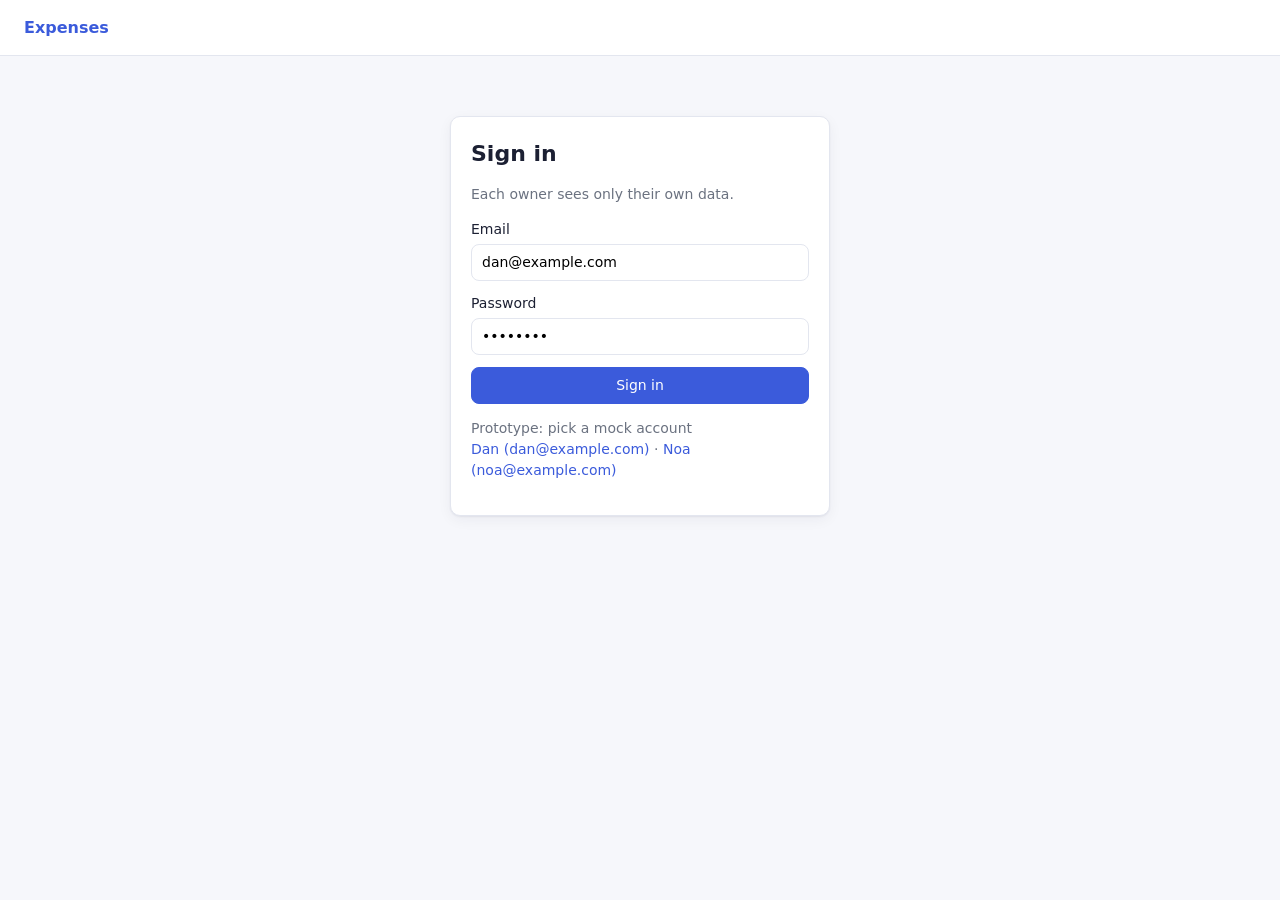
<file: prototypes/account/index.html>
<!doctype html>
<html lang="en">
<head>
<meta charset="utf-8">
<meta name="viewport" content="width=device-width, initial-scale=1">
<title>Expenses – Prototype</title>
<link rel="stylesheet" href="styles.css">
</head>
<body>
<header id="topbar"></header>
<main id="view"></main>
<div id="toast" class="toast" hidden></div>
<script src="data.js"></script>
<script src="app.js"></script>
</body>
</html>
</file>
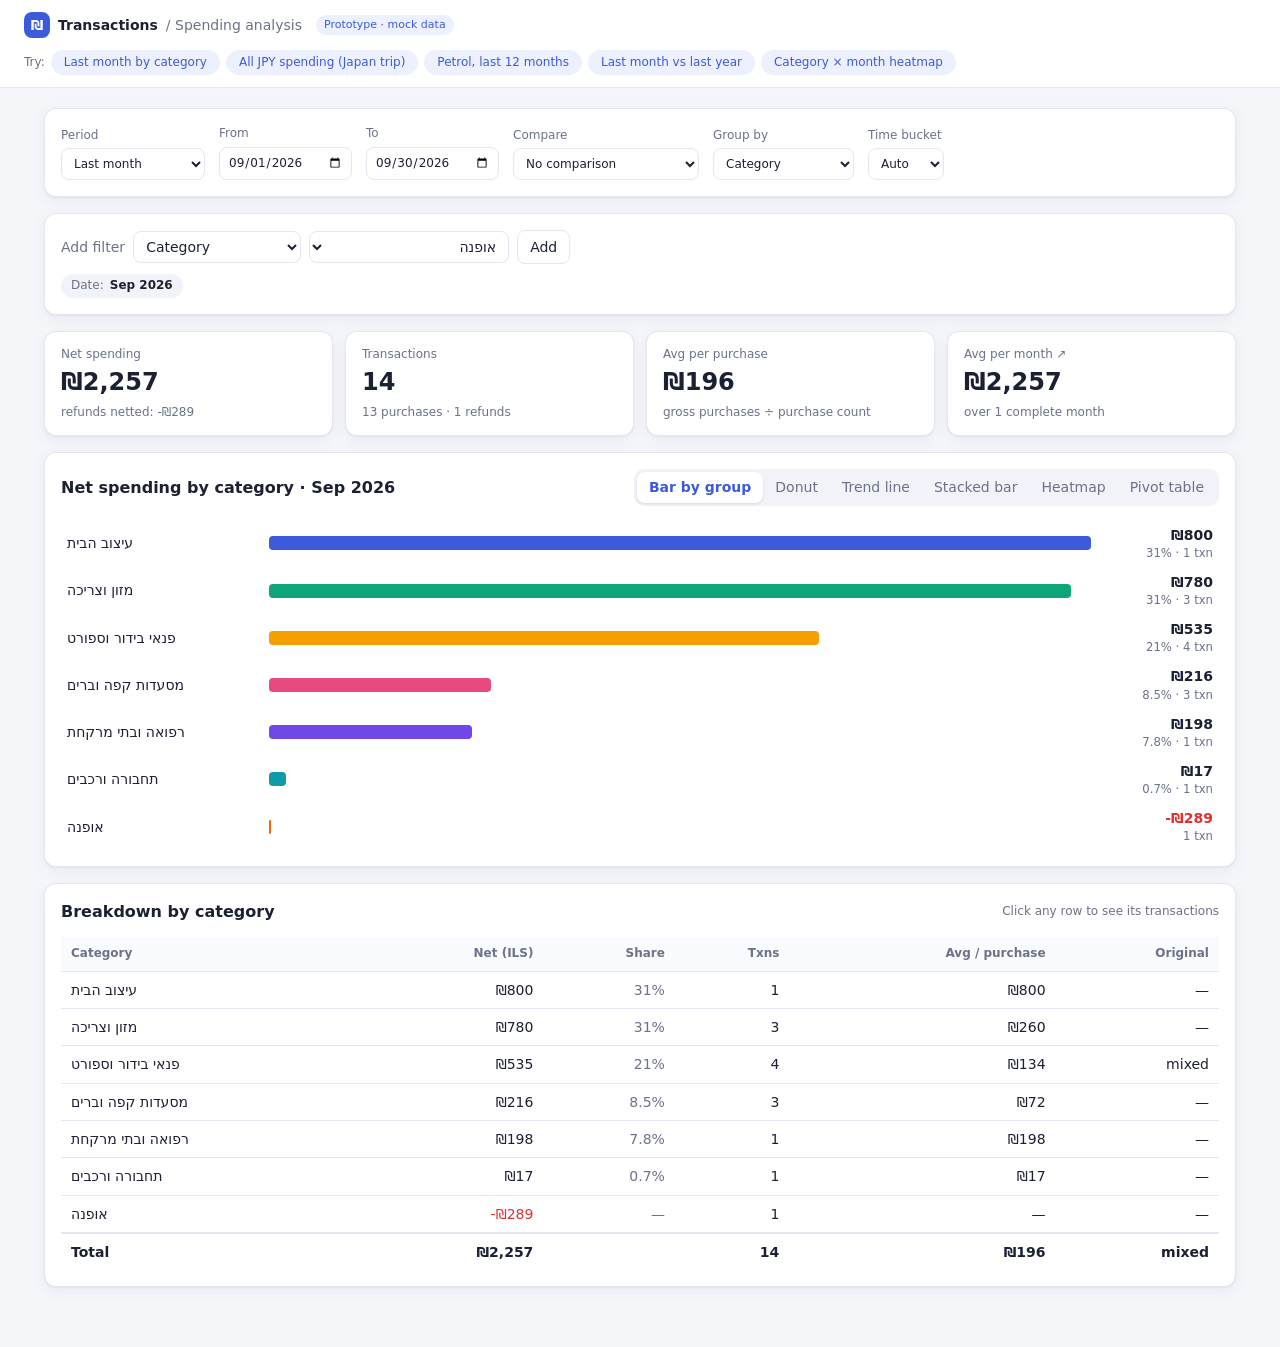
<file: prototypes/analysis/index.html>
<!DOCTYPE html>
<html lang="en">
<head>
<meta charset="utf-8">
<meta name="viewport" content="width=device-width, initial-scale=1">
<title>Spending Analysis · Prototype</title>
<link rel="stylesheet" href="styles.css">
</head>
<body>
<header class="topbar">
  <div class="brand"><span class="logo">₪</span> Transactions <span class="crumb">/ Spending analysis</span><span class="badge">Prototype · mock data</span></div>
  <div class="scenarios" id="scenarios"></div>
</header>

<main class="page">
  <section class="card controls">
    <label>Period
      <select id="preset"></select>
    </label>
    <label>From <input type="date" id="from"></label>
    <label>To <input type="date" id="to"></label>
    <label>Compare
      <select id="compare">
        <option value="none">No comparison</option>
        <option value="prev">vs previous period</option>
        <option value="yoy">vs same period last year</option>
      </select>
    </label>
    <label>Group by <select id="groupBy"></select></label>
    <label>Time bucket <select id="gran">
      <option value="auto">Auto</option><option value="day">Day</option><option value="week">Week</option>
      <option value="month">Month</option><option value="year">Year</option></select>
    </label>
  </section>

  <section class="card filters">
    <div class="filter-add">
      <span class="muted">Add filter</span>
      <select id="f-field"></select>
      <span id="f-input"></span>
      <button class="btn" id="f-add">Add</button>
    </div>
    <div class="chips" id="chips"></div>
  </section>

  <section class="stats" id="stats"></section>

  <section class="card">
    <div class="card-head">
      <h2 id="chart-title">Spending</h2>
      <label class="toggle" id="avg-toggle"><input type="checkbox" id="showAvg" checked> Show average</label>
      <div class="tabs" id="views"></div>
    </div>
    <div id="chart" class="chart"></div>
  </section>

  <section class="card">
    <div class="card-head"><h2 id="table-title">Breakdown</h2><span class="muted small">Click any row to see its transactions</span></div>
    <div class="table-wrap" id="table"></div>
  </section>
</main>

<div class="overlay" id="overlay" hidden></div>
<aside class="drawer" id="drawer" hidden></aside>

<script src="data.js" charset="utf-8"></script>
<script src="app.js" charset="utf-8"></script>
</body>
</html>
</file>
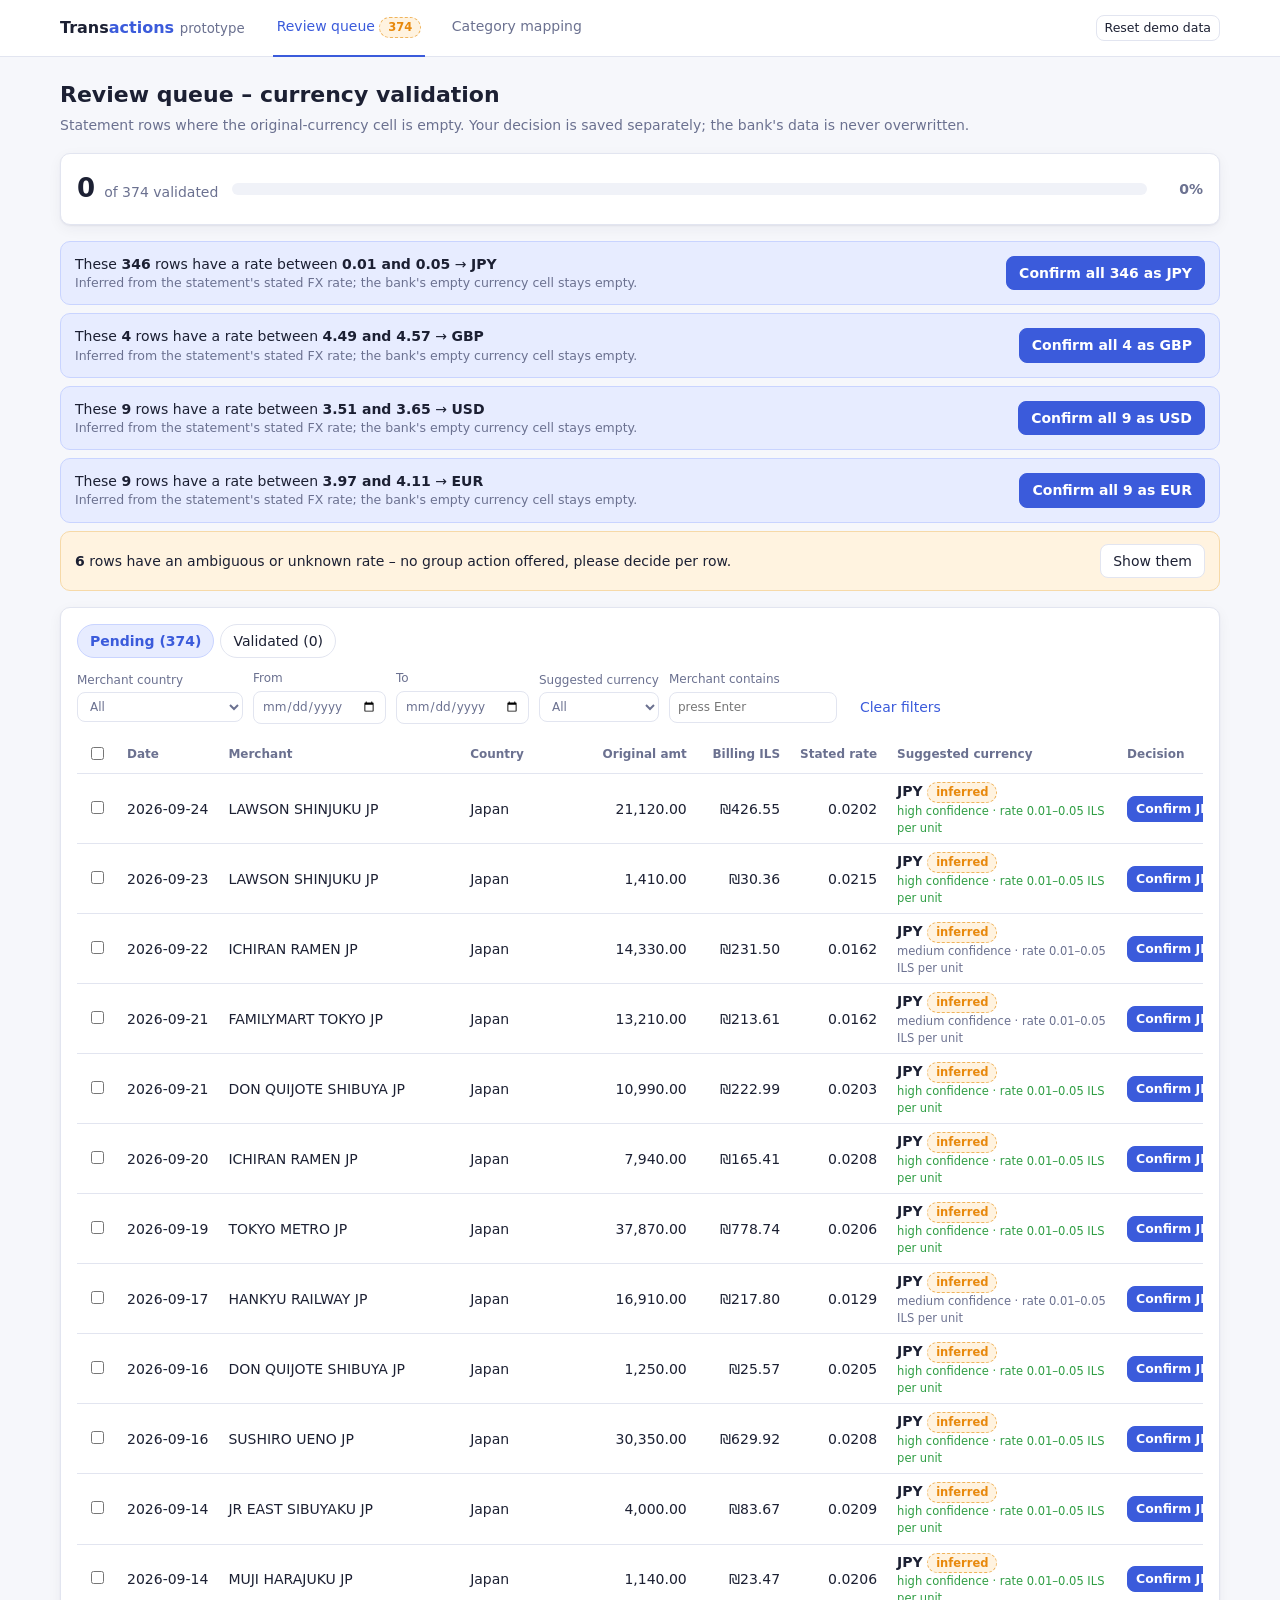
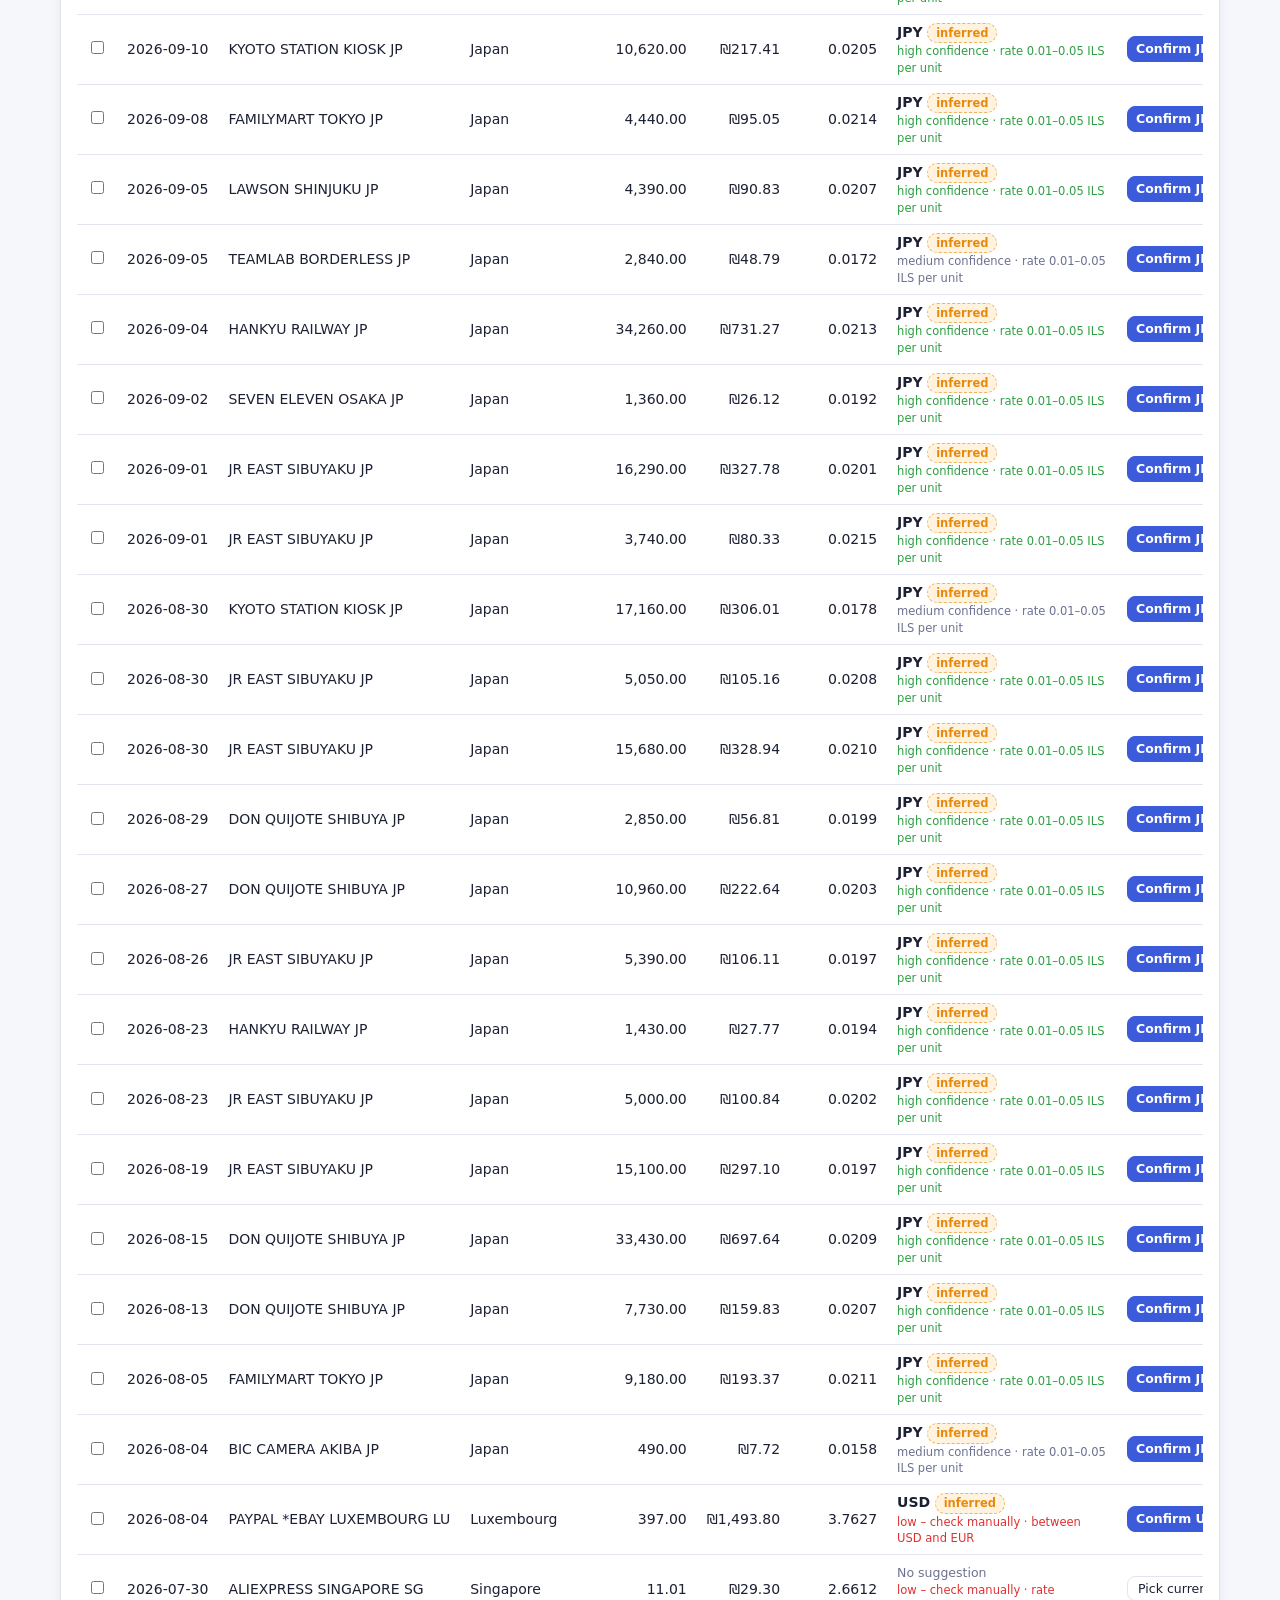
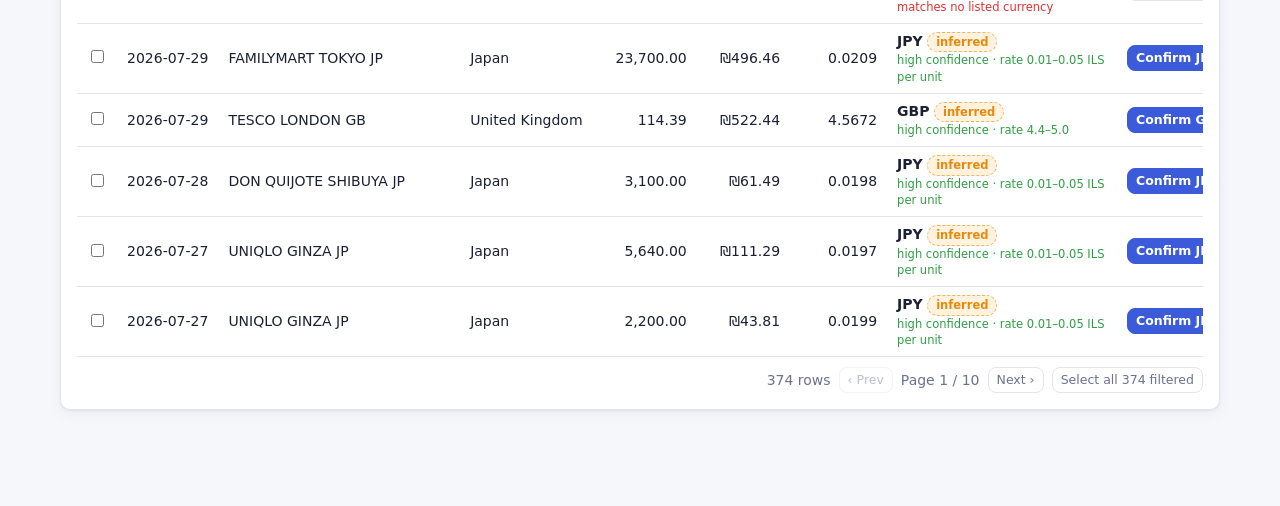
<file: prototypes/review/index.html>
<!doctype html>
<html lang="en">
<head>
<meta charset="utf-8">
<meta name="viewport" content="width=device-width, initial-scale=1">
<title>Transactions – Review &amp; Categories (prototype)</title>
<link rel="stylesheet" href="styles.css">
</head>
<body>
<header class="top">
  <div class="top-inner">
    <div class="brand">Trans<span>actions</span> <small style="color:var(--muted);font-weight:500">prototype</small></div>
    <nav>
      <a href="#/review" id="nav-review">Review queue <span class="badge inferred" id="nav-count"></span></a>
      <a href="#/categories" id="nav-categories">Category mapping</a>
    </nav>
    <div class="spacer"></div>
    <button class="sm" id="reset-demo" title="Clear all saved decisions in this browser">Reset demo data</button>
  </div>
</header>
<main id="app"></main>
<div id="toast-host"></div>
<script src="data.js"></script>
<script src="app.js"></script>
</body>
</html>
</file>
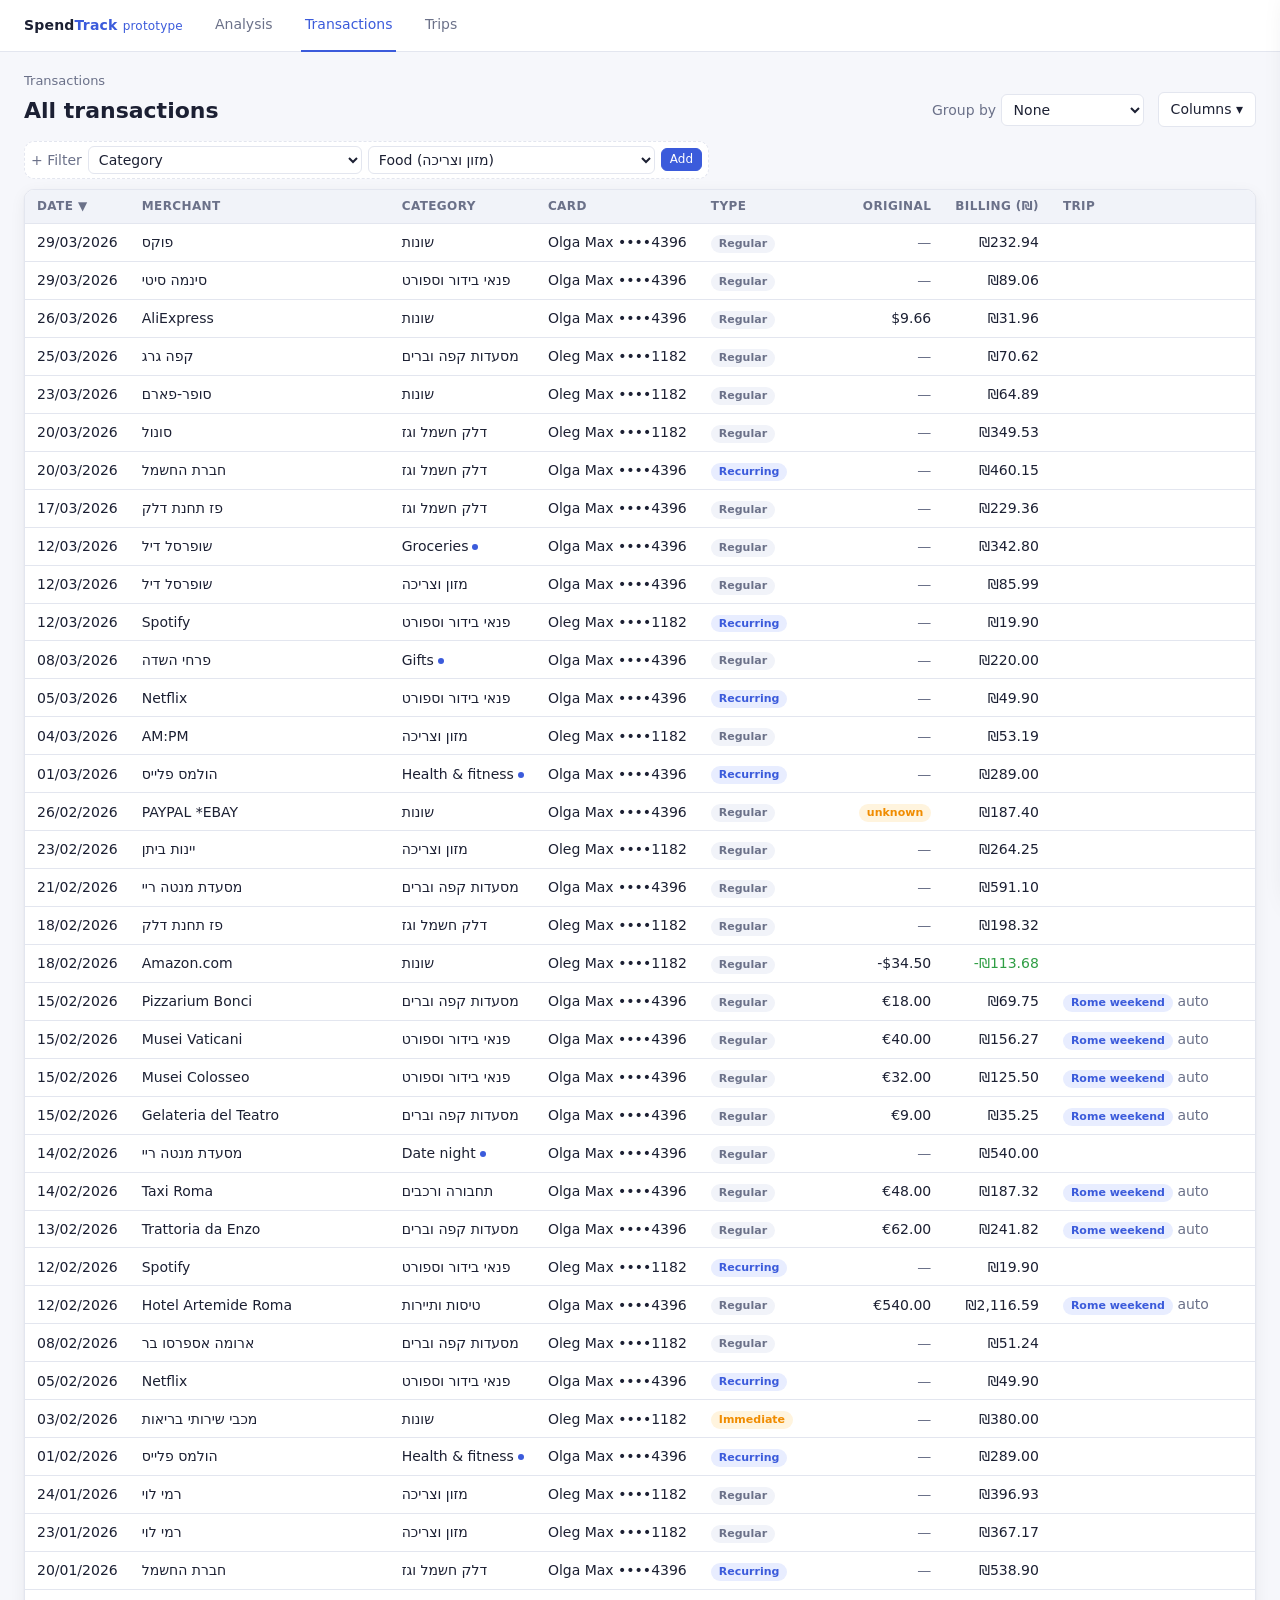
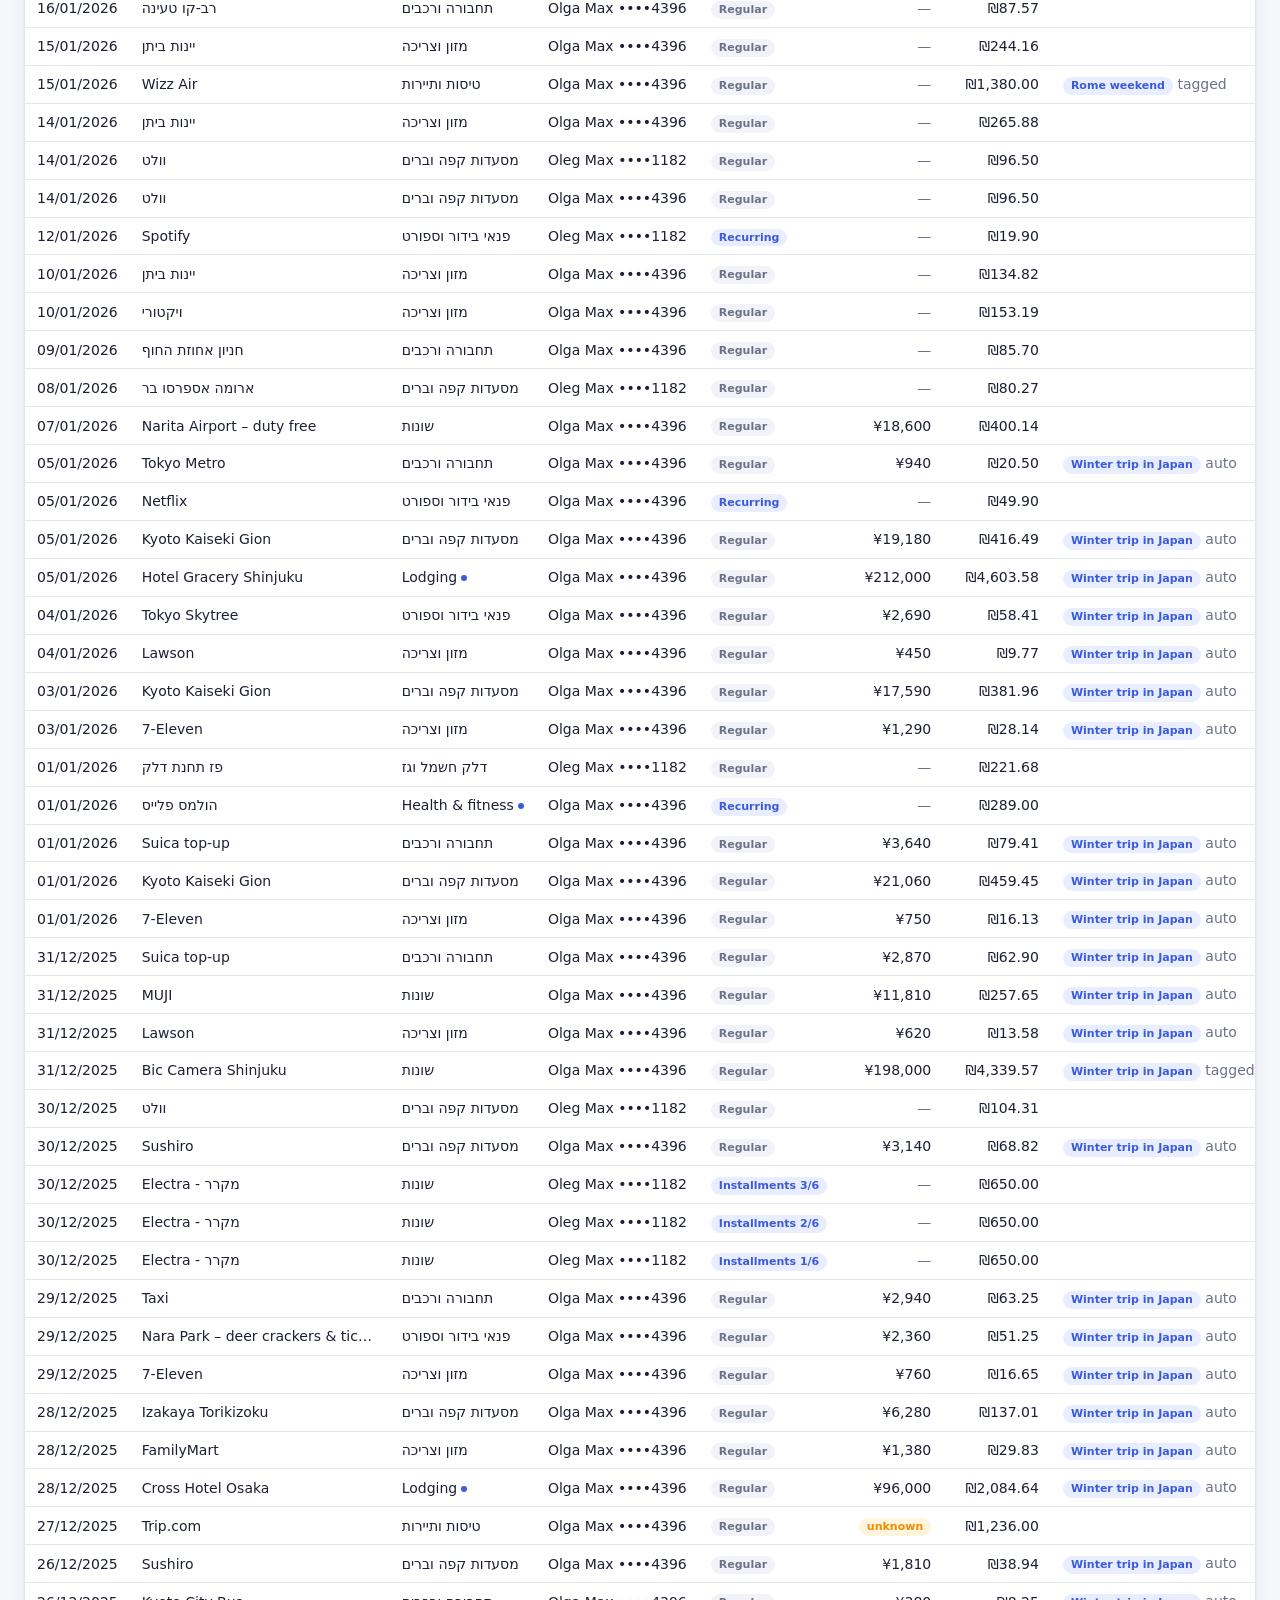
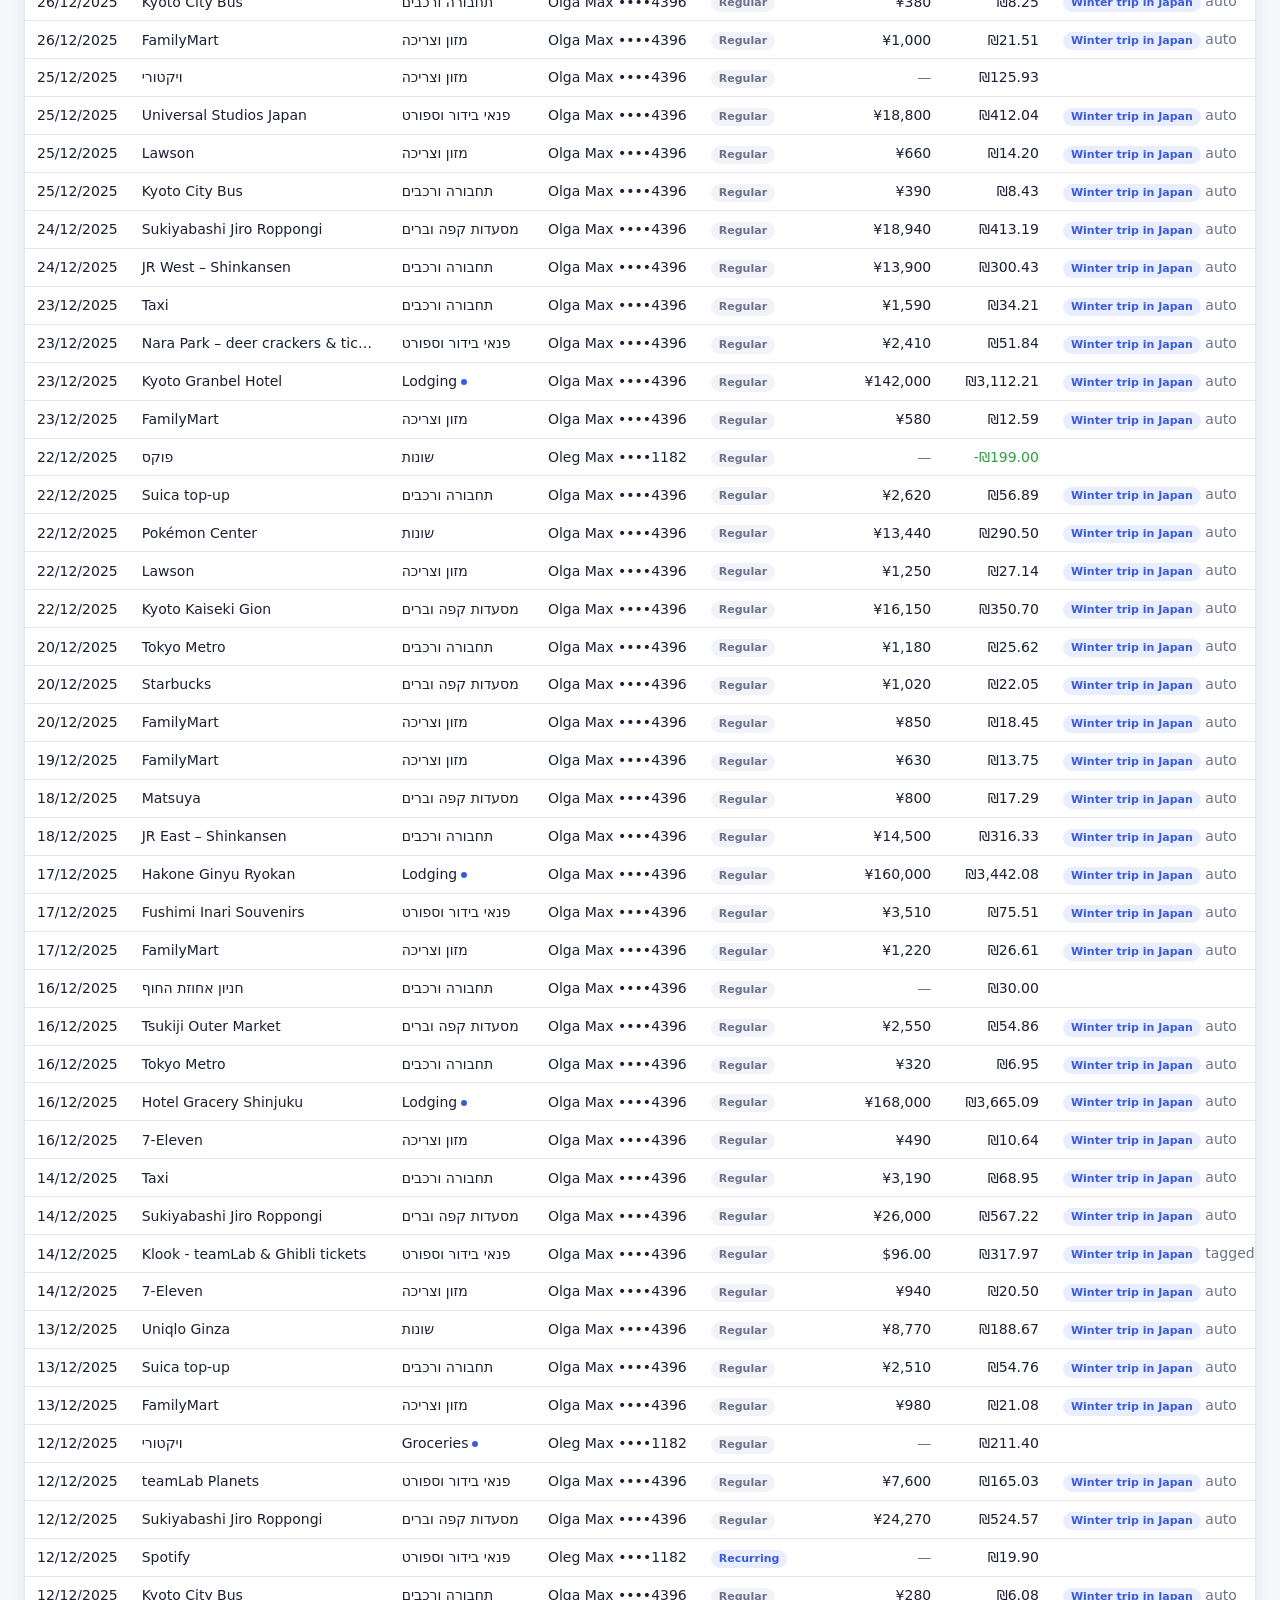
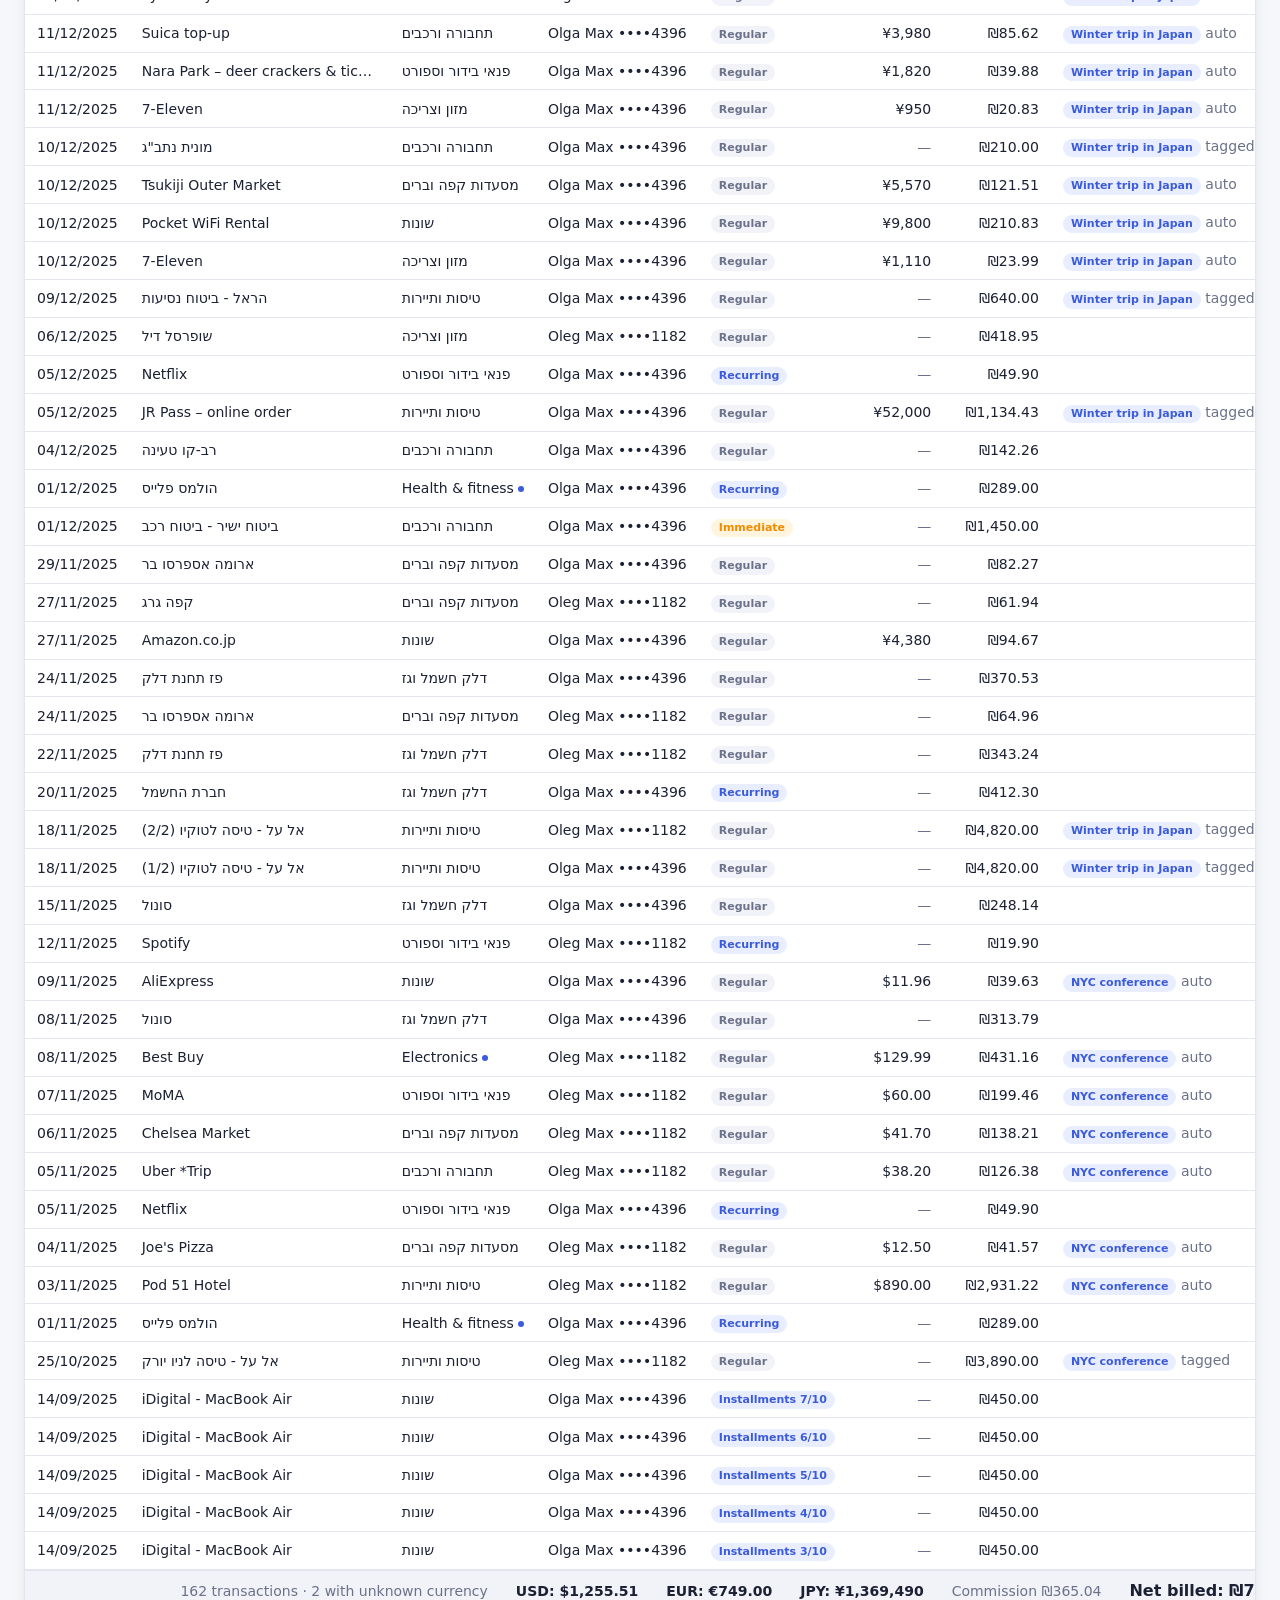
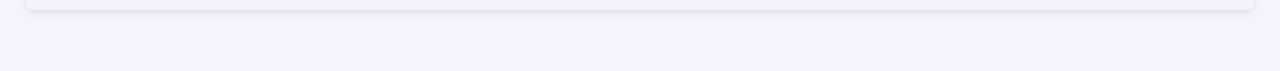
<file: prototypes/transactions/index.html>
<!DOCTYPE html>
<html lang="en">
<head>
  <meta charset="utf-8">
  <meta name="viewport" content="width=device-width, initial-scale=1">
  <title>Transactions – prototype</title>
  <link rel="stylesheet" href="styles.css">
</head>
<body>
  <div class="topbar">
    <div class="brand">Spend<span>Track</span> <span class="muted" style="font-weight:400;font-size:12px">prototype</span></div>
    <nav class="nav" id="nav">
      <a href="#/analysis" data-nav="analysis">Analysis</a>
      <a href="#/transactions" data-nav="transactions">Transactions</a>
      <a href="#/trips" data-nav="trips">Trips</a>
    </nav>
  </div>
  <main id="view"></main>
  <div class="backdrop" id="backdrop" data-act="closePanel"></div>
  <div class="toast" id="toast" hidden></div>
  <aside class="panel" id="panel" aria-label="Transaction details"></aside>
  <script src="data.js"></script>
  <script src="app.js"></script>
</body>
</html>
</file>
<file: prototypes/account/styles.css>
:root{
  --bg:#f6f7fb; --surface:#fff; --text:#1c2033; --muted:#6b7280; --border:#e3e6ef;
  --primary:#3b5bdb; --primary-soft:#e7ecff; --danger:#e03131; --danger-soft:#ffe9e9;
  --success:#2f9e44; --success-soft:#e6f6ea; --warn:#e67700; --warn-soft:#fff3dc;
 
  --radius:10px; --shadow:0 1px 2px rgba(20,25,50,.06),0 4px 14px rgba(20,25,50,.05);
  --font:system-ui,-apple-system,"Segoe UI",Roboto,sans-serif;
}
*{box-sizing:border-box}
body{margin:0;background:var(--bg);color:var(--text);font:14px/1.5 var(--font)}
h1{font-size:22px;margin:0 0 4px} h2{font-size:16px;margin:0 0 12px} h3{font-size:14px;margin:0 0 8px}
a{color:var(--primary);text-decoration:none} a:hover{text-decoration:underline}
.muted{color:var(--muted)} .mono{font-family:ui-monospace,Consolas,monospace}
#topbar{display:flex;align-items:center;gap:20px;padding:0 24px;height:56px;background:var(--surface);border-bottom:1px solid var(--border);position:sticky;top:0;z-index:5}
.brand{font-weight:700;font-size:16px;color:var(--primary)}
nav{display:flex;gap:4px;flex:1}
nav a{padding:6px 12px;border-radius:8px;color:var(--text)}
nav a.active{background:var(--primary-soft);color:var(--primary);font-weight:600}
nav a:hover{text-decoration:none;background:var(--bg)}
.usermenu{display:flex;align-items:center;gap:8px}
.avatar{width:30px;height:30px;border-radius:50%;background:var(--primary);color:#fff;display:grid;place-items:center;font-weight:600}
main{max-width:1000px;margin:24px auto;padding:0 20px 60px}
.card{background:var(--surface);border:1px solid var(--border);border-radius:var(--radius);box-shadow:var(--shadow);padding:20px;margin-bottom:18px}
.row{display:flex;gap:12px;align-items:center;flex-wrap:wrap} .spread{justify-content:space-between}
.grid{display:grid;gap:14px} .g2{grid-template-columns:1fr 1fr} .g5{grid-template-columns:repeat(5,1fr)}
@media(max-width:760px){.g2,.g5{grid-template-columns:1fr 1fr}}
button,.btn{font:inherit;border-radius:8px;border:1px solid var(--border);background:var(--surface);padding:7px 14px;cursor:pointer;color:var(--text)}
button:hover{background:var(--bg)}
button.primary,.btn.primary{background:var(--primary);border-color:var(--primary);color:#fff}
.btn{display:inline-block}.btn:hover{text-decoration:none} button.primary:hover{filter:brightness(1.1)}
button.danger{color:var(--danger);border-color:#f3c0c0} button.danger:hover{background:var(--danger-soft)}
button:disabled{opacity:.5;cursor:not-allowed}
input[type=text],input[type=email],input[type=password],select{font:inherit;padding:7px 10px;border:1px solid var(--border);border-radius:8px;background:var(--surface);min-width:0}
input:focus,select:focus{outline:2px solid var(--primary-soft);border-color:var(--primary)}
input:disabled{background:var(--bg);color:var(--muted)}
label.f{display:block;margin-bottom:12px;font-weight:500} label.f>input,label.f>select{display:block;width:100%;margin-top:4px}
table{width:100%;border-collapse:collapse}
th,td{text-align:left;padding:9px 10px;border-bottom:1px solid var(--border)}
th{font-size:12px;text-transform:uppercase;letter-spacing:.04em;color:var(--muted);font-weight:600}
.badge{display:inline-block;padding:2px 9px;border-radius:99px;font-size:12px;font-weight:600;background:var(--bg);color:var(--muted)}
.b-success{background:var(--success-soft);color:var(--success)} .b-warn{background:var(--warn-soft);color:var(--warn)}
.b-danger{background:var(--danger-soft);color:var(--danger)} .b-primary{background:var(--primary-soft);color:var(--primary)}
.steps{display:flex;gap:8px;margin-bottom:18px;flex-wrap:wrap}
.step{flex:1;min-width:130px;padding:10px 12px;border-radius:var(--radius);background:var(--surface);border:1px solid var(--border);color:var(--muted)}
.step.cur{border-color:var(--primary);color:var(--primary);background:var(--primary-soft);font-weight:600}
.step.done{color:var(--success)}
.drop{border:2px dashed var(--border);border-radius:var(--radius);padding:40px;text-align:center;background:var(--bg);color:var(--muted)}
.drop.over{border-color:var(--primary);background:var(--primary-soft)}
.stat{padding:14px;border-radius:var(--radius);background:var(--bg);text-align:center}
.stat b{display:block;font-size:24px}
.stat.warn b{color:var(--warn)} .stat.ok b{color:var(--success)}
.notice{padding:10px 14px;border-radius:8px;margin-bottom:12px;background:var(--primary-soft);color:var(--primary)}
.notice.warn{background:var(--warn-soft);color:var(--warn)} .notice.err{background:var(--danger-soft);color:var(--danger)} .notice.ok{background:var(--success-soft);color:var(--success)}
.choice{display:block;padding:12px;border:1px solid var(--border);border-radius:8px;margin-bottom:8px;cursor:pointer}
.choice:has(input:checked){border-color:var(--primary);background:var(--primary-soft)}
.cardtile{border:1px solid var(--border);border-radius:var(--radius);padding:16px;background:var(--surface)}
.last4{font-family:ui-monospace,Consolas,monospace;font-size:18px;letter-spacing:.08em}
.login{max-width:380px;margin:60px auto}
.toast{position:fixed;bottom:20px;left:50%;transform:translateX(-50%);background:var(--text);color:#fff;padding:10px 18px;border-radius:8px;z-index:9}
.sim{background:var(--warn-soft);border:1px dashed var(--warn);border-radius:8px;padding:8px 12px;margin-bottom:16px}
</file>
<file: prototypes/analysis/styles.css>
:root {
  --bg: #f5f6fa;
  --surface: #ffffff;
  --text: #1c2033;
  --muted: #6b7289;
  --border: #e4e7f0;
  --primary: #3b5bdb;
  --primary-soft: #edf0ff;
  --danger: #e03131;
  --danger-soft: #fff0f0;
  --success: #2f9e44;
  --success-soft: #ebfbee;
  --radius: 12px;
  --shadow: 0 1px 2px rgba(20, 30, 80, .06), 0 4px 16px rgba(20, 30, 80, .05);
  --font: "Segoe UI", system-ui, -apple-system, Roboto, Arial, sans-serif;
}
* { box-sizing: border-box; }
[hidden] { display: none !important; }
body { margin: 0; background: var(--bg); color: var(--text); font: 14px/1.45 var(--font); }
h2 { margin: 0; font-size: 16px; }
.muted { color: var(--muted); }
.small { font-size: 12px; }
[dir="auto"] { unicode-bidi: plaintext; }
.num { font-variant-numeric: tabular-nums; text-align: right; white-space: nowrap; }

.topbar { display: flex; flex-wrap: wrap; gap: 12px; align-items: center; justify-content: space-between; padding: 12px 24px; background: var(--surface); border-bottom: 1px solid var(--border); position: sticky; top: 0; z-index: 5; }
.brand { font-weight: 600; display: flex; align-items: center; gap: 8px; }
.brand .crumb { color: var(--muted); font-weight: 400; }
.logo { display: inline-grid; place-items: center; width: 26px; height: 26px; border-radius: 8px; background: var(--primary); color: #fff; }
.badge { font-size: 11px; font-weight: 500; background: var(--primary-soft); color: var(--primary); padding: 2px 8px; border-radius: 99px; margin-left: 6px; }
.scenarios { display: flex; gap: 6px; flex-wrap: wrap; align-items: center; }
.scenarios::before { content: "Try:"; color: var(--muted); font-size: 12px; }

.page > * { min-width: 0; }
.page { max-width: 1240px; margin: 0 auto; padding: 20px 24px 60px; display: grid; gap: 16px; }
.card { background: var(--surface); border: 1px solid var(--border); border-radius: var(--radius); box-shadow: var(--shadow); padding: 16px; }
.card-head { display: flex; flex-wrap: wrap; gap: 12px; justify-content: space-between; align-items: center; margin-bottom: 14px; }

.controls { display: flex; flex-wrap: wrap; gap: 14px; align-items: flex-end; }
.controls label { display: grid; gap: 4px; font-size: 12px; color: var(--muted); }
select, input[type=date], input[type=text], input[type=number] { font: inherit; color: var(--text); background: var(--surface); border: 1px solid var(--border); border-radius: 8px; padding: 6px 8px; min-height: 32px; }
select:focus, input:focus, button:focus-visible { outline: 2px solid var(--primary); outline-offset: 1px; }
input[type=number] { width: 100px; }

.btn { font: inherit; border: 1px solid var(--border); background: var(--surface); color: var(--text); border-radius: 8px; padding: 6px 12px; cursor: pointer; }
.btn:hover { border-color: var(--primary); color: var(--primary); }
.btn.primary { background: var(--primary); border-color: var(--primary); color: #fff; }
.btn.primary:hover { filter: brightness(1.08); color: #fff; }
.btn.pill { border-radius: 99px; padding: 3px 12px; font-size: 12px; background: var(--primary-soft); border-color: transparent; color: var(--primary); }

.filters { display: grid; gap: 10px; }
.filter-add { display: flex; flex-wrap: wrap; gap: 8px; align-items: center; }
#f-input { display: inline-flex; gap: 6px; }
#f-input select { min-width: 200px; max-width: 100%; }
.chips { display: flex; flex-wrap: wrap; gap: 6px; }
.chip { display: inline-flex; align-items: center; gap: 6px; background: var(--primary-soft); color: var(--primary); border-radius: 99px; padding: 3px 4px 3px 10px; font-size: 12px; }
.chip b { font-weight: 600; color: var(--text); }
.chip button { border: 0; background: rgba(59, 91, 219, .15); color: var(--primary); width: 18px; height: 18px; border-radius: 50%; cursor: pointer; line-height: 1; padding: 0; }
.chip button:hover { background: var(--primary); color: #fff; }
.chip.static { padding-right: 10px; background: #f1f3f9; color: var(--muted); }

.stats { display: grid; grid-template-columns: repeat(auto-fit, minmax(190px, 1fr)); gap: 12px; }
.stat { background: var(--surface); border: 1px solid var(--border); border-radius: var(--radius); box-shadow: var(--shadow); padding: 14px 16px; }
.stat .label { color: var(--muted); font-size: 12px; }
.stat .value { font-size: 24px; font-weight: 650; margin: 2px 0 4px; font-variant-numeric: tabular-nums; }
.stat .sub { font-size: 12px; color: var(--muted); }
.delta { display: inline-block; font-size: 12px; font-weight: 600; border-radius: 6px; padding: 1px 6px; }
.delta.up { color: var(--danger); background: var(--danger-soft); }
.delta.down { color: var(--success); background: var(--success-soft); }
.delta.flat { color: var(--muted); background: #f1f3f9; }
.cmpnote { grid-column: 1 / -1; font-size: 12px; color: var(--muted); }

.tabs { display: inline-flex; background: #f1f3f9; border-radius: 10px; padding: 3px; flex-wrap: wrap; }
.tabs button { border: 0; background: transparent; font: inherit; padding: 5px 12px; border-radius: 8px; cursor: pointer; color: var(--muted); }
.tabs button.active { background: var(--surface); color: var(--primary); font-weight: 600; box-shadow: 0 1px 3px rgba(0, 0, 0, .1); }

.chart { min-height: 220px; }
.card-head .toggle { margin-left: auto; display: inline-flex; gap: 6px; align-items: center; color: var(--muted); cursor: pointer; font-size: 13px; }
.stat.clickable { cursor: pointer; transition: border-color .15s, box-shadow .15s; }
.stat.clickable:hover { border-color: #e8590c; box-shadow: 0 0 0 3px rgba(232, 89, 12, .12); }
.stat.clickable .label::after { content: " ↗"; }
svg.plot text.halo { paint-order: stroke; stroke: #fff; stroke-width: 3px; stroke-linejoin: round; }
.avg-flash line { animation: pulse .5s ease-in-out 3; }
@keyframes pulse { 50% { stroke-width: 5; } }
.bar-track { position: relative; }
.avg-mark { position: absolute; top: -4px; bottom: -4px; border-left: 2px dashed #e8590c; z-index: 1; pointer-events: none; }
.avg-mark.avg-flash { animation: blink .5s ease-in-out 3; }
@keyframes blink { 50% { opacity: .2; } }
.empty { padding: 40px; text-align: center; color: var(--muted); }
[data-d] { cursor: pointer; }

/* bar view */
.bar-row { display: grid; grid-template-columns: 190px 1fr 110px; gap: 12px; align-items: center; padding: 5px 6px; border-radius: 8px; }
.bar-row:hover, tr[data-d]:hover td, .legend-item:hover { background: var(--primary-soft); }
.bar-label { overflow: hidden; text-overflow: ellipsis; white-space: nowrap; }
.bar-track { display: grid; gap: 2px; }
.bar-fill { height: 14px; border-radius: 4px; min-width: 2px; }
.bar-ghost { height: 5px; border-radius: 3px; background: #c5cbe0; }
.bar-val { text-align: right; font-variant-numeric: tabular-nums; font-weight: 600; }
.bar-val small { display: block; font-weight: 400; color: var(--muted); }
.neg { color: var(--danger); }

/* donut / svg */
.donut-wrap { display: flex; flex-wrap: wrap; gap: 24px; align-items: center; justify-content: center; }
.donut-wrap svg { width: 280px; height: 280px; }
.donut-wrap path { stroke: #fff; stroke-width: 1.5; transition: opacity .15s; }
.donut-wrap path:hover { opacity: .8; }
.legend { display: grid; gap: 2px; min-width: 260px; }
.legend-item { display: grid; grid-template-columns: 12px 1fr auto auto; gap: 10px; align-items: center; padding: 4px 8px; border-radius: 8px; }
.legend-item .dot, .legend-inline .dot { width: 10px; height: 10px; border-radius: 3px; display: inline-block; }
.legend-inline { display: flex; flex-wrap: wrap; gap: 4px 14px; margin-top: 10px; }
.legend-inline span { display: inline-flex; align-items: center; gap: 6px; padding: 2px 6px; border-radius: 6px; }
.legend-inline span:hover { background: var(--primary-soft); }
svg.plot { width: 100%; height: auto; display: block; }
svg.plot text { font: 10px var(--font); fill: var(--muted); }
svg.plot .grid { stroke: var(--border); }
svg.plot .seg:hover { opacity: .75; }
svg.plot .pt:hover { r: 7; }
.plot-key { display: flex; gap: 16px; font-size: 12px; color: var(--muted); margin-bottom: 6px; }
.plot-key i { display: inline-block; width: 18px; height: 3px; vertical-align: middle; margin-right: 6px; border-radius: 2px; }

/* tables / heatmap */
.table-wrap { overflow-x: auto; }
table { border-collapse: collapse; width: 100%; }
th, td { padding: 8px 10px; border-bottom: 1px solid var(--border); text-align: left; white-space: nowrap; }
th { font-size: 12px; font-weight: 600; color: var(--muted); background: #fafbfe; position: sticky; top: 0; }
th.num, td.num { text-align: right; }
tr[data-d] td:first-child { font-weight: 500; }
tfoot td { font-weight: 650; border-top: 2px solid var(--border); border-bottom: 0; }
table.heat td.cell { text-align: center; padding: 8px 6px; min-width: 64px; font-size: 12px; font-variant-numeric: tabular-nums; border: 2px solid var(--surface); border-radius: 6px; }
table.heat td.cell:hover { outline: 2px solid var(--primary); }
table.heat th[data-d]:hover, table.pivot th[data-d]:hover { color: var(--primary); }
table.pivot td[data-d]:hover { background: var(--primary-soft); }
td.rowhead { max-width: 220px; overflow: hidden; text-overflow: ellipsis; }

/* drawer */
.overlay { position: fixed; inset: 0; background: rgba(20, 25, 50, .35); z-index: 20; }
.drawer { position: fixed; top: 0; right: 0; bottom: 0; width: min(640px, 100vw); background: var(--surface); z-index: 21; box-shadow: -8px 0 32px rgba(20, 25, 50, .2); display: flex; flex-direction: column; animation: slide .18s ease-out; }
@keyframes slide { from { transform: translateX(40px); opacity: 0; } to { transform: none; opacity: 1; } }
.drawer-head { padding: 16px 20px; border-bottom: 1px solid var(--border); display: grid; gap: 8px; }
.drawer-head .row { display: flex; justify-content: space-between; align-items: center; gap: 12px; }
.drawer-body { overflow: auto; padding: 0 20px 20px; flex: 1; }
.drawer-sum { display: flex; gap: 20px; flex-wrap: wrap; font-size: 12px; color: var(--muted); }
.drawer-sum b { display: block; font-size: 16px; color: var(--text); }
.icon-btn { border: 0; background: #f1f3f9; width: 30px; height: 30px; border-radius: 8px; cursor: pointer; font-size: 16px; }
.icon-btn:hover { background: var(--primary-soft); color: var(--primary); }
.tx-row { cursor: pointer; }
.tx-row:hover td { background: var(--primary-soft); }
.tag { display: inline-block; font-size: 11px; padding: 1px 8px; border-radius: 99px; background: #f1f3f9; color: var(--muted); }
.tag.custom { background: var(--primary-soft); color: var(--primary); }
.detail { padding-top: 16px; display: grid; gap: 4px; }
.detail .amount { font-size: 30px; font-weight: 650; }
.detail dl { display: grid; grid-template-columns: 150px 1fr; gap: 8px 12px; margin: 14px 0; }
.detail dt { color: var(--muted); }
.detail dd { margin: 0; }
</file>
<file: prototypes/review/styles.css>
:root {
  --bg: #f6f7fb;
  --surface: #ffffff;
  --surface-2: #f0f2f8;
  --text: #1c2033;
  --muted: #6b7190;
  --border: #e2e5f0;
  --primary: #3b5bdb;
  --primary-soft: #e7ecff;
  --success: #2f9e44;
  --success-soft: #e6f6ea;
  --warning: #e8890c;
  --warning-soft: #fff3e0;
  --danger: #e03131;
  --danger-soft: #fdeaea;
  --radius: 10px;
  --shadow: 0 1px 2px rgba(20, 25, 60, .06), 0 4px 14px rgba(20, 25, 60, .05);
  --font: "Segoe UI", system-ui, -apple-system, Roboto, Arial, sans-serif;
}
* { box-sizing: border-box; }
body { margin: 0; background: var(--bg); color: var(--text); font: 14px/1.45 var(--font); }
header.top { background: var(--surface); border-bottom: 1px solid var(--border); position: sticky; top: 0; z-index: 10; }
.top-inner { max-width: 1200px; margin: 0 auto; padding: 0 20px; display: flex; align-items: center; gap: 28px; height: 56px; }
.brand { font-weight: 700; font-size: 16px; }
.brand span { color: var(--primary); }
nav a { color: var(--muted); text-decoration: none; padding: 17px 4px; margin-right: 18px; display: inline-block; border-bottom: 2px solid transparent; font-weight: 500; }
nav a.active { color: var(--primary); border-color: var(--primary); }
.spacer { flex: 1; }
main { max-width: 1200px; margin: 0 auto; padding: 22px 20px 80px; }
h1 { font-size: 22px; margin: 0 0 4px; }
.sub { color: var(--muted); margin: 0 0 18px; }
.card { background: var(--surface); border: 1px solid var(--border); border-radius: var(--radius); box-shadow: var(--shadow); padding: 16px; margin-bottom: 16px; }
.card h2 { font-size: 15px; margin: 0 0 10px; }
.row { display: flex; gap: 10px; align-items: center; flex-wrap: wrap; }
.grid2 { display: grid; grid-template-columns: 360px 1fr; gap: 16px; align-items: start; }
@media (max-width: 900px) { .grid2 { grid-template-columns: 1fr; } }

button, select, input { font: inherit; color: inherit; }
button { border: 1px solid var(--border); background: var(--surface); border-radius: 8px; padding: 6px 12px; cursor: pointer; }
button:hover { background: var(--surface-2); }
button.primary { background: var(--primary); border-color: var(--primary); color: #fff; font-weight: 600; }
button.primary:hover { filter: brightness(1.08); }
button.danger { color: var(--danger); border-color: #f1b6b6; }
button.danger:hover { background: var(--danger-soft); }
button.ghost { border-color: transparent; background: transparent; color: var(--primary); }
button.sm { padding: 3px 8px; font-size: 12.5px; }
button:disabled { opacity: .45; cursor: not-allowed; }
select, input[type=text], input[type=date], input[type=search] { border: 1px solid var(--border); border-radius: 8px; padding: 6px 8px; background: var(--surface); }
select.sm { padding: 3px 6px; font-size: 12.5px; }
label.f { display: flex; flex-direction: column; font-size: 12px; color: var(--muted); gap: 3px; }

.progress-wrap { display: flex; align-items: center; gap: 14px; }
.counter { font-size: 26px; font-weight: 700; white-space: nowrap; }
.counter small { font-size: 14px; color: var(--muted); font-weight: 500; }
.bar { flex: 1; height: 12px; background: var(--surface-2); border-radius: 99px; overflow: hidden; min-width: 120px; }
.bar > i { display: block; height: 100%; background: linear-gradient(90deg, var(--primary), #6c8cff); border-radius: 99px; transition: width .3s; }
.pct { color: var(--muted); font-weight: 600; min-width: 42px; text-align: right; }

.suggest { background: var(--primary-soft); border: 1px solid #c9d4ff; border-radius: var(--radius); padding: 12px 14px; display: flex; gap: 12px; align-items: center; margin-bottom: 8px; flex-wrap: wrap; }
.suggest .txt { flex: 1; min-width: 240px; }
.suggest.warn { background: var(--warning-soft); border-color: #f6d9a8; }

table { width: 100%; border-collapse: collapse; }
th { text-align: left; font-size: 12px; color: var(--muted); font-weight: 600; padding: 8px 10px; border-bottom: 1px solid var(--border); white-space: nowrap; background: var(--surface); }
td { padding: 7px 10px; border-bottom: 1px solid var(--border); vertical-align: middle; }
tr:hover td { background: #fafbff; }
tr.sel td { background: var(--primary-soft); }
td.num, th.num { text-align: right; font-variant-numeric: tabular-nums; }
.heb { direction: rtl; unicode-bidi: plaintext; text-align: right; }
.merchant { font-weight: 500; max-width: 280px; overflow: hidden; text-overflow: ellipsis; white-space: nowrap; }
.table-scroll { overflow-x: auto; }

.badge { display: inline-block; font-size: 11.5px; padding: 1px 8px; border-radius: 99px; font-weight: 600; white-space: nowrap; }
.badge.inferred { background: var(--warning-soft); color: var(--warning); border: 1px dashed #f0b45c; }
.badge.ok { background: var(--success-soft); color: var(--success); }
.badge.bank { background: var(--surface-2); color: var(--muted); }
.badge.rule { background: var(--primary-soft); color: var(--primary); }
.badge.ovr { background: #f3e8ff; color: #8a3ffc; }
.badge.map { background: #e3f6f6; color: #0b7285; }
.conf { font-size: 11.5px; color: var(--muted); }
.conf.high { color: var(--success); } .conf.low { color: var(--danger); }
.cur { font-weight: 700; }

.tabs { display: flex; gap: 6px; margin-bottom: 12px; }
.tabs button { border-radius: 99px; }
.tabs button.on { background: var(--primary-soft); color: var(--primary); border-color: #c9d4ff; font-weight: 600; }
.bulkbar { background: var(--text); color: #fff; border-radius: var(--radius); padding: 10px 14px; display: flex; gap: 10px; align-items: center; margin-bottom: 10px; flex-wrap: wrap; }
.bulkbar button { background: #2d3350; color: #fff; border-color: #444b70; }
.bulkbar select { background: #2d3350; color: #fff; border-color: #444b70; }
.grid2 > div { min-width: 0; }
.grid2 { grid-template-columns: 360px minmax(0, 1fr); }
@media (max-width: 900px) { .grid2 { grid-template-columns: minmax(0, 1fr); } }
.merchant { unicode-bidi: plaintext; }
.bulkbar button.primary { background: var(--primary); border-color: var(--primary); }
.pager { display: flex; gap: 8px; align-items: center; justify-content: flex-end; margin-top: 10px; color: var(--muted); }
.empty { text-align: center; color: var(--muted); padding: 34px 0; }
.empty b { display: block; font-size: 18px; color: var(--success); margin-bottom: 4px; }

.toast { position: fixed; left: 50%; bottom: 26px; transform: translateX(-50%); background: var(--text); color: #fff; padding: 10px 14px; border-radius: 10px; display: flex; gap: 14px; align-items: center; box-shadow: 0 8px 28px rgba(0,0,0,.28); z-index: 50; }
.toast button { background: transparent; color: #8fa8ff; border: none; font-weight: 700; padding: 0; }

.lock { background: var(--success-soft); border: 1px solid #bfe5c8; color: #206b32; border-radius: var(--radius); padding: 10px 14px; margin-bottom: 16px; display: flex; gap: 10px; align-items: center; }
.catlist { list-style: none; margin: 0; padding: 0; }
.catlist li { display: grid; grid-template-columns: 1fr auto; gap: 4px 10px; padding: 9px 4px; border-bottom: 1px solid var(--border); align-items: center; }
.catlist li.active { background: #fafbff; }
.catlist .bn { font-weight: 600; }
.catlist .cnt { color: var(--muted); font-variant-numeric: tabular-nums; }
.catlist .arrow { grid-column: 1 / 3; display: flex; gap: 8px; align-items: center; color: var(--muted); font-size: 12.5px; }
.catlist select { flex: 1; }
.rule-row { display: flex; gap: 10px; align-items: center; padding: 9px 0; border-bottom: 1px solid var(--border); flex-wrap: wrap; }
.rule-row code { background: var(--surface-2); padding: 1px 6px; border-radius: 5px; }
.rule-row .pv { color: var(--muted); font-size: 12.5px; flex: 1; min-width: 160px; }
.note { color: var(--muted); font-size: 12.5px; }
.lockico { color: var(--muted); }

td { white-space: nowrap; }
td.wrap { white-space: normal; min-width: 230px; }
.rule-row code { unicode-bidi: isolate; direction: ltr; font-family: inherit; }
</file>
<file: prototypes/transactions/styles.css>
:root {
  --bg: #f6f7fb;
  --surface: #ffffff;
  --surface-2: #f1f3f9;
  --text: #1c2033;
  --muted: #6b7189;
  --border: #e3e6ef;
  --primary: #3b5bdb;
  --primary-soft: #e8edff;
  --danger: #e03131;
  --danger-soft: #ffe8e8;
  --warning: #f08c00;
  --warning-soft: #fff4de;
  --success: #2f9e44;
  --success-soft: #e3f7e8;
  --radius: 10px;
  --radius-sm: 6px;
  --shadow: 0 1px 2px rgba(20, 24, 50, .06), 0 4px 16px rgba(20, 24, 50, .06);
  --font: "Segoe UI", system-ui, -apple-system, Roboto, Arial, sans-serif;
}
* { box-sizing: border-box; }
html, body { margin: 0; }
body { background: var(--bg); color: var(--text); font: 14px/1.45 var(--font); }
a { color: var(--primary); text-decoration: none; }
a:hover { text-decoration: underline; }
h1 { font-size: 22px; margin: 0; }
h2 { font-size: 15px; margin: 0 0 12px; }
.muted { color: var(--muted); }
.num { font-variant-numeric: tabular-nums; text-align: right; white-space: nowrap; }
.neg { color: var(--success); }
.nowrap { white-space: nowrap; }

/* top bar */
.topbar { display: flex; align-items: center; gap: 28px; padding: 0 24px; height: 52px; background: var(--surface); border-bottom: 1px solid var(--border); position: sticky; top: 0; z-index: 20; }
.brand { font-weight: 700; letter-spacing: .2px; }
.brand span { color: var(--primary); }
.nav a { display: inline-block; padding: 15px 4px; margin-right: 20px; color: var(--muted); border-bottom: 2px solid transparent; font-weight: 500; }
.nav a:hover { text-decoration: none; color: var(--text); }
.nav a.active { color: var(--primary); border-color: var(--primary); }
main { padding: 20px 24px 60px; max-width: 1500px; margin: 0 auto; }
.page-head { display: flex; align-items: flex-end; justify-content: space-between; gap: 16px; margin-bottom: 14px; flex-wrap: wrap; }
.crumbs { font-size: 13px; color: var(--muted); margin-bottom: 4px; }
.crumbs .sep { margin: 0 6px; opacity: .6; }
.crumbs b { color: var(--text); font-weight: 600; }

/* controls */
.btn { font: inherit; border: 1px solid var(--border); background: var(--surface); color: var(--text); padding: 6px 12px; border-radius: var(--radius-sm); cursor: pointer; }
.btn:hover { background: var(--surface-2); }
.btn.primary { background: var(--primary); border-color: var(--primary); color: #fff; }
.btn.primary:hover { filter: brightness(1.08); }
.btn.danger { color: var(--danger); }
.btn.sm { padding: 2px 8px; font-size: 12px; }
input, select { font: inherit; color: var(--text); background: var(--surface); border: 1px solid var(--border); border-radius: var(--radius-sm); padding: 6px 8px; }
input:focus, select:focus { outline: 2px solid var(--primary-soft); border-color: var(--primary); }
label.field { display: flex; flex-direction: column; gap: 4px; font-size: 12px; color: var(--muted); }

.card { background: var(--surface); border: 1px solid var(--border); border-radius: var(--radius); box-shadow: var(--shadow); padding: 16px; }
.card.flush { padding: 0; overflow: hidden; }

/* filter bar */
.filterbar { display: flex; flex-wrap: wrap; gap: 8px; align-items: center; margin-bottom: 10px; }
.chip { display: inline-flex; align-items: center; gap: 6px; background: var(--primary-soft); color: var(--primary); border-radius: 999px; padding: 3px 6px 3px 12px; font-size: 13px; }
.chip.tag { background: var(--surface-2); color: var(--text); padding: 2px 6px 2px 10px; }
.chip.static { padding: 3px 12px; }
.chip button { border: 0; background: transparent; color: inherit; cursor: pointer; font-size: 15px; line-height: 1; padding: 0 4px; border-radius: 50%; }
.chip button:hover { background: rgba(0, 0, 0, .1); }
.addfilter { display: flex; gap: 6px; align-items: center; background: var(--surface); border: 1px dashed var(--border); padding: 4px 6px; border-radius: var(--radius); flex-wrap: wrap; }
.addfilter input, .addfilter select { padding: 4px 6px; }
.toolbar { display: flex; flex-wrap: wrap; gap: 14px; align-items: center; margin-bottom: 10px; }
.toolbar .grow { flex: 1; }
.dropdown { position: relative; }
.dropdown .menu { position: absolute; right: 0; top: 110%; background: var(--surface); border: 1px solid var(--border); border-radius: var(--radius); box-shadow: var(--shadow); padding: 8px 12px; z-index: 15; min-width: 190px; display: none; }
.dropdown.open .menu { display: block; }
.menu label { display: flex; gap: 8px; padding: 3px 0; cursor: pointer; }

/* tables */
.tablewrap { overflow-x: auto; }
table { border-collapse: collapse; width: 100%; }
th, td { padding: 8px 12px; text-align: left; border-bottom: 1px solid var(--border); vertical-align: middle; white-space: nowrap; }
th { font-size: 12px; text-transform: uppercase; letter-spacing: .4px; color: var(--muted); background: var(--surface-2); white-space: nowrap; user-select: none; }
th.sortable { cursor: pointer; }
th.sortable:hover { color: var(--text); }
th.num, td.num { text-align: right; }
tbody tr.row { cursor: pointer; }
tbody tr.row:hover { background: #f8f9ff; }
tbody tr.row.selected { background: var(--primary-soft); }
tr.group td { background: var(--surface-2); font-weight: 600; cursor: pointer; }
tr.group .caret { display: inline-block; width: 14px; color: var(--muted); }
tfoot td { font-weight: 600; background: var(--surface-2); border-top: 2px solid var(--border); border-bottom: 0; }
.empty { padding: 40px; text-align: center; color: var(--muted); }
[dir="auto"], .rtl { unicode-bidi: plaintext; }
td.text-cell { max-width: 260px; overflow: hidden; text-overflow: ellipsis; white-space: nowrap; }

.badge { display: inline-block; padding: 1px 8px; border-radius: 999px; font-size: 11px; font-weight: 600; background: var(--surface-2); color: var(--muted); white-space: nowrap; }
.badge.warn { background: var(--warning-soft); color: var(--warning); }
.badge.danger { background: var(--danger-soft); color: var(--danger); }
.badge.ok { background: var(--success-soft); color: var(--success); }
.badge.info { background: var(--primary-soft); color: var(--primary); }
.dot { display: inline-block; width: 6px; height: 6px; border-radius: 50%; background: var(--primary); margin-left: 4px; vertical-align: middle; }

/* side panel */
.backdrop { position: fixed; inset: 0; background: rgba(20, 24, 50, .25); z-index: 30; display: none; }
.backdrop.open { display: block; }
.panel { position: fixed; top: 0; right: 0; bottom: 0; width: min(500px, 100vw); background: var(--surface); z-index: 31; box-shadow: -8px 0 30px rgba(20, 24, 50, .18); transform: translateX(105%); transition: transform .18s ease; overflow-y: auto; }
.panel.open { transform: none; }
.panel header { display: flex; justify-content: space-between; align-items: flex-start; padding: 18px 20px 12px; border-bottom: 1px solid var(--border); position: sticky; top: 0; background: var(--surface); z-index: 1; }
.panel header h2 { font-size: 17px; margin: 0 0 2px; text-align: left; }
.panel section { padding: 14px 20px; border-bottom: 1px solid var(--border); }
.panel section h3 { margin: 0 0 8px; font-size: 12px; text-transform: uppercase; letter-spacing: .5px; color: var(--muted); }
.big-amount { font-size: 26px; font-weight: 700; }
dl.kv { display: grid; grid-template-columns: 150px 1fr; gap: 6px 12px; margin: 0; }
dl.kv dt { color: var(--muted); }
dl.kv dd { margin: 0; }
.row-inline { display: flex; gap: 6px; flex-wrap: wrap; align-items: center; }
.callout { padding: 8px 12px; border-radius: var(--radius-sm); background: var(--warning-soft); color: #8a5a00; margin-bottom: 6px; display: flex; justify-content: space-between; gap: 8px; align-items: center; }
.close { border: 0; background: transparent; font-size: 22px; cursor: pointer; color: var(--muted); }

/* trips */
.grid { display: grid; gap: 16px; }
.grid.cols-3 { grid-template-columns: repeat(auto-fill, minmax(320px, 1fr)); }
.grid.cols-2 { grid-template-columns: repeat(auto-fit, minmax(420px, 1fr)); }
.trip-card { cursor: pointer; transition: box-shadow .15s; }
.trip-card:hover { box-shadow: 0 2px 4px rgba(20, 24, 50, .08), 0 8px 24px rgba(20, 24, 50, .1); }
.trip-card h2 { font-size: 17px; margin-bottom: 2px; }
.stat-row { display: flex; gap: 28px; flex-wrap: wrap; margin-top: 12px; }
.stat .label { font-size: 12px; color: var(--muted); }
.stat .value { font-size: 22px; font-weight: 700; }
.stat .value.sm { font-size: 17px; }
.hero { display: flex; gap: 40px; flex-wrap: wrap; align-items: flex-end; }
.hbar { display: grid; grid-template-columns: 150px 1fr 90px; gap: 10px; align-items: center; margin: 7px 0; font-size: 13px; }
.hbar .track { background: var(--surface-2); border-radius: 4px; height: 14px; overflow: hidden; }
.hbar .fill { height: 100%; background: var(--primary); border-radius: 4px; }
.hbar .lbl { overflow: hidden; text-overflow: ellipsis; white-space: nowrap; text-align: left; }
.hbar a { color: inherit; }
.daychart { display: flex; align-items: flex-end; gap: 3px; height: 170px; padding-top: 8px; border-bottom: 1px solid var(--border); }
.daychart .col { flex: 1; min-width: 0; height: 100%; display: flex; align-items: flex-end; }
.daychart .bar { width: 100%; background: var(--primary); border-radius: 3px 3px 0 0; min-height: 1px; opacity: .85; }
.daychart .col:hover .bar { opacity: 1; background: #2b46b3; }
.dayaxis { display: flex; gap: 3px; font-size: 10px; color: var(--muted); margin-top: 3px; }
.dayaxis span { flex: 1; text-align: center; overflow: hidden; }
.form-grid { display: grid; grid-template-columns: repeat(auto-fit, minmax(190px, 1fr)); gap: 14px; margin-bottom: 16px; }
.err { color: var(--danger); margin-bottom: 10px; }
.search-results { margin-top: 8px; }
.search-results .item { display: flex; justify-content: space-between; gap: 10px; align-items: center; padding: 5px 0; border-bottom: 1px solid var(--border); }
.toast { position: fixed; bottom: 20px; left: 50%; transform: translateX(-50%); background: var(--text); color: #fff; padding: 10px 18px; border-radius: 8px; z-index: 99; }
</file>
